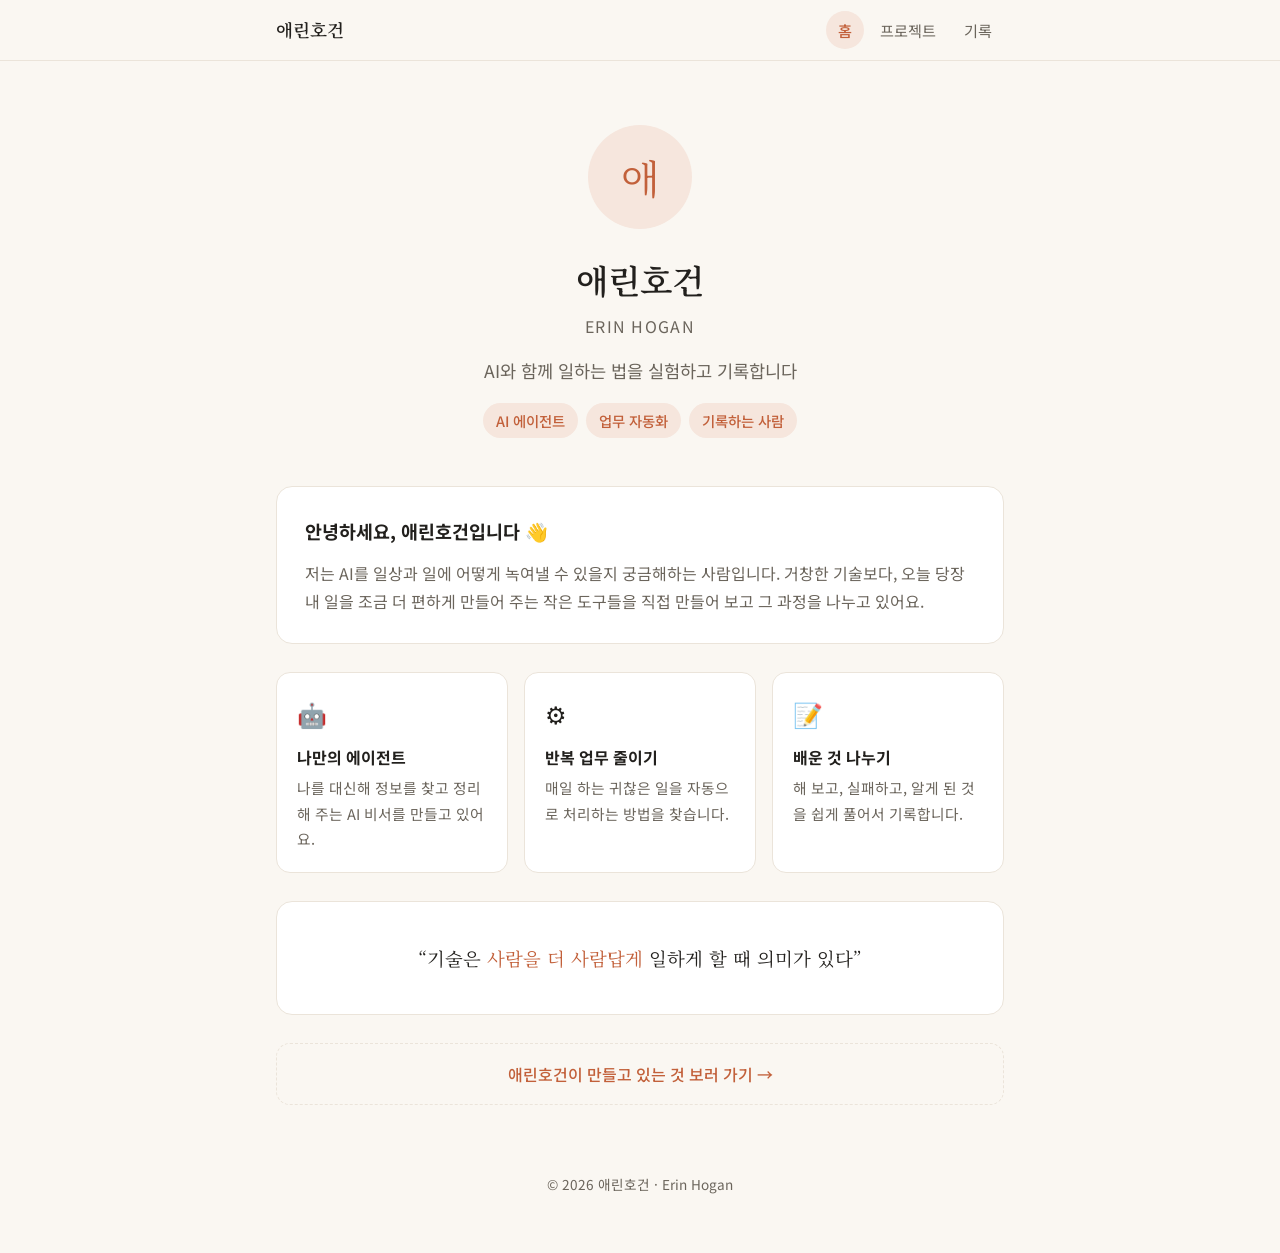
<file: erin-hogan.html>
<!doctype html>
<html lang="ko">
<head>
  <meta charset="utf-8">
  <meta name="viewport" content="width=device-width, initial-scale=1">
  <title>애린호건 Erin Hogan</title>
  <link rel="preconnect" href="https://fonts.googleapis.com">
  <link href="https://fonts.googleapis.com/css2?family=Noto+Sans+KR:wght@400;500;700&family=Noto+Serif+KR:wght@600&display=swap" rel="stylesheet">
  <link rel="stylesheet" href="style.css">
</head>
<body>
  <nav>
    <div class="wrap">
      <a class="logo" href="erin-hogan.html">애린호건</a>
      <ul class="menu">
        <li><a class="active" href="erin-hogan.html">홈</a></li>
        <li><a href="projects.html">프로젝트</a></li>
        <li><a href="notes.html">기록</a></li>
      </ul>
    </div>
  </nav>

  <div class="wrap">
    <header>
      <div class="avatar">애</div>
      <h1>애린호건</h1>
      <div class="en">ERIN HOGAN</div>
      <p class="tagline">AI와 함께 일하는 법을 실험하고 기록합니다</p>
      <div class="tags">
        <span class="tag">AI 에이전트</span>
        <span class="tag">업무 자동화</span>
        <span class="tag">기록하는 사람</span>
      </div>
    </header>

    <section class="card">
      <h2>안녕하세요, 애린호건입니다 👋</h2>
      <p>
        저는 AI를 일상과 일에 어떻게 녹여낼 수 있을지 궁금해하는 사람입니다.
        거창한 기술보다, 오늘 당장 내 일을 조금 더 편하게 만들어 주는
        작은 도구들을 직접 만들어 보고 그 과정을 나누고 있어요.
      </p>
    </section>

    <section>
      <div class="grid">
        <div class="item">
          <div class="icon">🤖</div>
          <h3>나만의 에이전트</h3>
          <p>나를 대신해 정보를 찾고 정리해 주는 AI 비서를 만들고 있어요.</p>
        </div>
        <div class="item">
          <div class="icon">⚙️</div>
          <h3>반복 업무 줄이기</h3>
          <p>매일 하는 귀찮은 일을 자동으로 처리하는 방법을 찾습니다.</p>
        </div>
        <div class="item">
          <div class="icon">📝</div>
          <h3>배운 것 나누기</h3>
          <p>해 보고, 실패하고, 알게 된 것을 쉽게 풀어서 기록합니다.</p>
        </div>
      </div>
    </section>

    <section class="card">
      <blockquote>“기술은 <span>사람을 더 사람답게</span> 일하게 할 때 의미가 있다”</blockquote>
    </section>

    <section>
      <a class="next" href="projects.html">애린호건이 만들고 있는 것 보러 가기 →</a>
    </section>

    <footer>© 2026 애린호건 · Erin Hogan</footer>
  </div>
</body>
</html>
</file>
<file: style.css>
/* 애린호건 사이트 공통 디자인 */
:root {
  --bg: #faf7f2;
  --card: #ffffff;
  --text: #22201d;
  --muted: #6b655c;
  --accent: #c2603a;
  --accent-soft: #f6e6dd;
  --line: #ebe4da;
}
@media (prefers-color-scheme: dark) {
  :root {
    --bg: #171513;
    --card: #211e1b;
    --text: #efe9e2;
    --muted: #aaa196;
    --accent: #e89770;
    --accent-soft: #3a2a22;
    --line: #322d28;
  }
}
* { box-sizing: border-box; margin: 0; padding: 0; }
body {
  font-family: "Noto Sans KR", system-ui, sans-serif;
  background: var(--bg);
  color: var(--text);
  line-height: 1.75;
}
a { color: inherit; }
.wrap { max-width: 760px; margin: 0 auto; padding: 0 16px; }

/* 상단 메뉴 */
nav {
  position: sticky; top: 0; z-index: 10;
  background: var(--bg);
  border-bottom: 1px solid var(--line);
}
nav .wrap {
  display: flex; align-items: center; justify-content: space-between;
  height: 60px; gap: 12px;
}
.logo {
  font-family: "Noto Serif KR", serif;
  font-weight: 600; text-decoration: none; font-size: 1.1rem;
}
.menu { display: flex; gap: 4px; list-style: none; }
.menu a {
  display: block; padding: 6px 12px; border-radius: 999px;
  text-decoration: none; color: var(--muted); font-size: .95rem;
}
.menu a:hover { color: var(--text); }
.menu a.active { background: var(--accent-soft); color: var(--accent); font-weight: 500; }

/* 머리말 */
header { padding: 64px 0 48px; text-align: center; }
.avatar {
  width: 104px; height: 104px; border-radius: 50%;
  margin: 0 auto 22px;
  display: grid; place-items: center;
  background: var(--accent-soft); color: var(--accent);
  font-family: "Noto Serif KR", serif; font-size: 40px;
}
h1 { font-family: "Noto Serif KR", serif; font-size: 2.1rem; font-weight: 600; }
.en { color: var(--muted); letter-spacing: .08em; margin-top: 2px; }
.tagline { margin-top: 16px; font-size: 1.1rem; }
.tags { margin-top: 16px; display: flex; flex-wrap: wrap; gap: 8px; justify-content: center; }
.tag {
  padding: 5px 13px; border-radius: 999px;
  background: var(--accent-soft); color: var(--accent);
  font-size: .9rem; font-weight: 500;
}

/* 본문 블록 */
section { margin-bottom: 28px; }
.card {
  background: var(--card);
  border: 1px solid var(--line);
  border-radius: 16px;
  padding: 28px;
}
h2 { font-size: 1.15rem; margin-bottom: 12px; }
p { color: var(--muted); }

.grid {
  display: grid; gap: 16px;
  grid-template-columns: repeat(auto-fit, minmax(200px, 1fr));
}
.item {
  background: var(--card);
  border: 1px solid var(--line);
  border-radius: 14px;
  padding: 20px;
}
.item .icon { font-size: 1.5rem; }
.item h3 { font-size: 1rem; margin: 8px 0 4px; }
.item p { font-size: .92rem; }

blockquote {
  font-family: "Noto Serif KR", serif;
  font-size: 1.15rem; text-align: center;
  padding: 12px 8px; color: var(--text);
}
blockquote span { color: var(--accent); }

/* 프로젝트 목록 */
.project { display: flex; gap: 18px; align-items: flex-start; }
.project .icon {
  flex: none; width: 52px; height: 52px; border-radius: 14px;
  display: grid; place-items: center; font-size: 1.5rem;
  background: var(--accent-soft);
}
.status {
  display: inline-block; margin-left: 6px;
  padding: 1px 9px; border-radius: 999px;
  font-size: .78rem; font-weight: 500; vertical-align: middle;
  background: var(--accent-soft); color: var(--accent);
}
.status.done { background: var(--line); color: var(--muted); }

/* 기록 목록 */
.post { padding: 22px 0; border-bottom: 1px solid var(--line); }
.post:last-child { border-bottom: none; padding-bottom: 0; }
.post:first-child { padding-top: 0; }
.post time { font-size: .85rem; color: var(--accent); }
.post h3 { font-size: 1.05rem; margin: 2px 0 6px; }

/* 다음 페이지 링크 */
.next {
  display: block; text-align: center; text-decoration: none;
  padding: 16px; border-radius: 14px;
  border: 1px dashed var(--line); color: var(--accent); font-weight: 500;
}
.next:hover { background: var(--accent-soft); }

footer {
  text-align: center; color: var(--muted);
  font-size: .85rem; padding: 40px 0 56px;
}

@media (max-width: 480px) {
  .logo { font-size: 1rem; }
  .menu a { padding: 6px 9px; font-size: .9rem; }
  h1 { font-size: 1.8rem; }
  .card { padding: 22px; }
}

/* 방명록 */
.gb-form { display: grid; gap: 10px; margin-bottom: 8px; }
.gb-form input, .gb-form textarea {
  width: 100%; font: inherit; color: var(--text);
  background: var(--bg); border: 1px solid var(--line);
  border-radius: 10px; padding: 10px 12px;
}
.gb-form textarea { resize: vertical; min-height: 90px; }
.gb-form input:focus, .gb-form textarea:focus { outline: 2px solid var(--accent); outline-offset: 1px; }
.gb-row { display: flex; align-items: center; justify-content: space-between; gap: 12px; }
.gb-count, .gb-status { font-size: .85rem; color: var(--muted); }
.gb-form button {
  font: inherit; font-weight: 500; cursor: pointer;
  border: none; border-radius: 999px; padding: 8px 20px;
  background: var(--accent); color: #fff;
}
.gb-form button:disabled { opacity: .5; cursor: default; }
.gb-list { margin-top: 20px; }
.gb-item { padding: 16px 0; border-top: 1px solid var(--line); }
.gb-head { display: flex; justify-content: space-between; gap: 12px; margin-bottom: 2px; }
.gb-head time { font-size: .85rem; color: var(--muted); }
.gb-item p { white-space: pre-wrap; word-break: break-word; }
.gb-empty { padding-top: 16px; }

/* 조회수 */
.views { display: block; margin-top: 6px; font-size: .8rem; color: var(--muted); min-height: 1.2em; }
</file>
